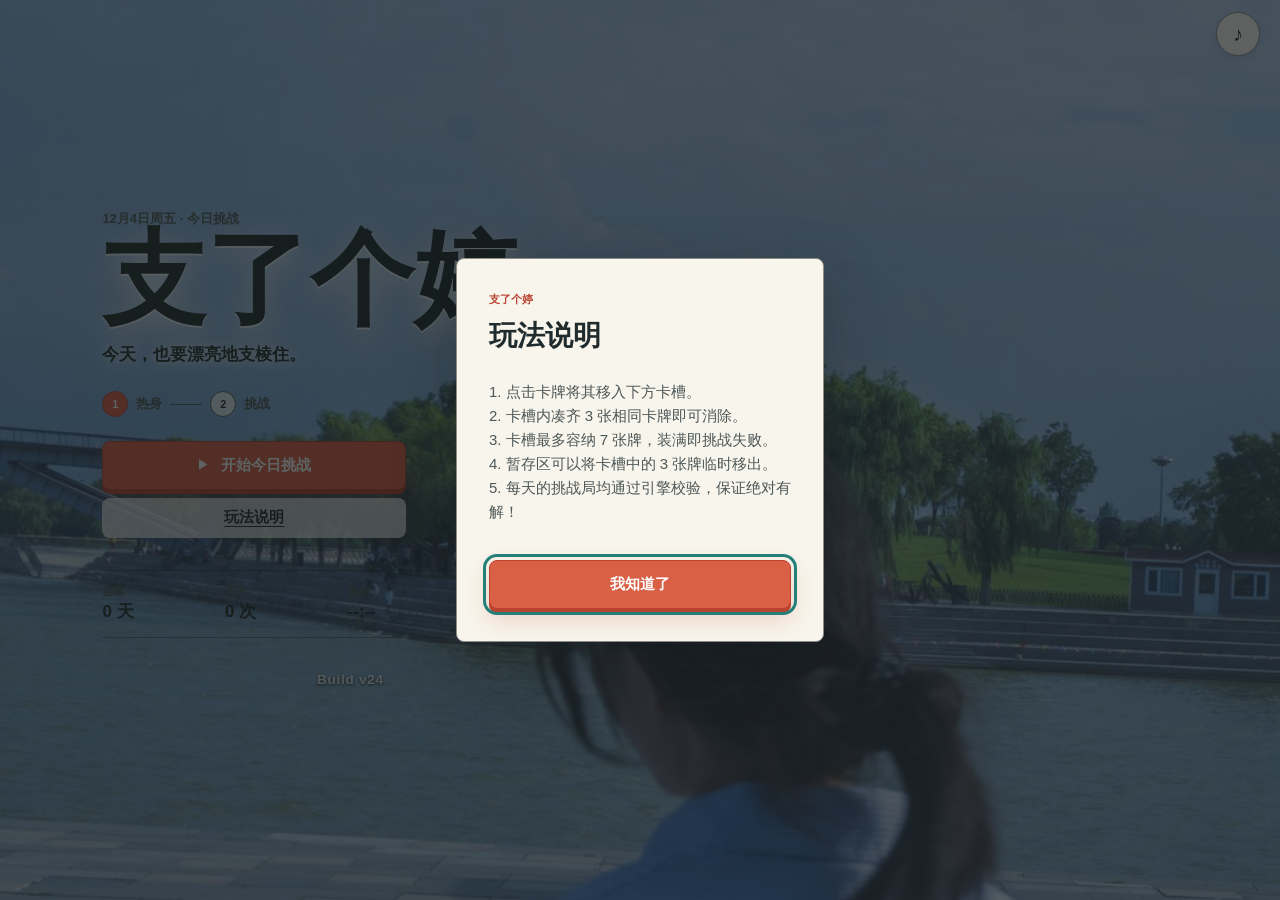
<file: index.html>
<!DOCTYPE html>
<html lang="zh-CN">
<head>
    <meta charset="UTF-8">
    <meta name="viewport" content="width=device-width, initial-scale=1, viewport-fit=cover">
    <meta name="theme-color" content="#d95f45">
    <meta name="description" content="给婷婷的每日三消挑战。">
    <meta name="apple-mobile-web-app-capable" content="yes">
    <meta name="apple-mobile-web-app-status-bar-style" content="black-translucent">
    <meta name="apple-mobile-web-app-title" content="支了个婷">
    <title>支了个婷</title>
    <link rel="preload" as="image" href="bg_small.jpg" fetchpriority="high">
    <link rel="icon" href="assets/icons/icon-192.png" type="image/png">
    <link rel="manifest" href="manifest.webmanifest">
    <link rel="stylesheet" href="style.css?v=23">
</head>
<body data-view="start">
    <div class="background" aria-hidden="true"></div>

    <button id="btn-sound" class="chrome-btn sound-btn" type="button" aria-label="关闭音乐和音效" title="关闭音乐和音效">
        <span aria-hidden="true">♪</span>
    </button>

    <main>
        <section class="start-screen" id="start-screen" aria-labelledby="start-title">
            <div class="start-content">
                <p class="start-note" id="today-label">今日挑战</p>
                <h1 id="start-title">支了个婷</h1>
                <p class="start-copy">今天，也要漂亮地支棱住。</p>

                <div class="challenge-route" aria-label="今日挑战共两关">
                    <span class="route-step is-active"><b>1</b> 热身</span>
                    <span class="route-line" aria-hidden="true"></span>
                    <span class="route-step"><b>2</b> 挑战</span>
                </div>

                <div class="start-actions">
                    <button id="btn-start-game" class="primary-btn" type="button">
                        <span class="button-icon" aria-hidden="true">▶</span>
                        <span id="start-button-label">开始今日挑战</span>
                    </button>
                    <button id="btn-help" class="text-btn" type="button">玩法说明</button>
                    <button id="btn-new-game" class="text-btn" type="button" hidden>重新开始今日牌局</button>
                    <button id="btn-install" class="text-btn" type="button" hidden>安装到手机</button>
                    <button id="btn-update" class="text-btn" type="button" hidden>发现新版本，点击更新</button>
                </div>

                <dl class="start-stats" aria-label="挑战记录">
                    <div><dt>连续</dt><dd id="stat-streak">0 天</dd></div>
                    <div><dt>通关</dt><dd id="stat-wins">0 次</dd></div>
                    <div><dt>最佳</dt><dd id="stat-best">--:--</dd></div>
                </dl>
                <p id="app-version" style="text-align: center; color: rgba(255, 255, 255, 0.8); text-shadow: 0 1px 3px rgba(0,0,0,0.8); font-size: 0.85rem; font-weight: bold; margin-top: 2rem; letter-spacing: 0.05em;">Build v24</p>
            </div>
        </section>

        <section class="game-container" id="game-container" aria-labelledby="stage-name" hidden>
            <header class="game-header">
                <button id="btn-home-game" class="icon-btn" type="button" aria-label="返回封面" title="返回封面">
                    <span aria-hidden="true">‹</span>
                </button>
                <div class="stage-heading">
                    <p id="stage-kicker">第 1 关 · 今日挑战</p>
                    <h1 id="stage-name">热身局</h1>
                </div>
                <div class="scoreboard">
                    <span id="score">0 分</span>
                    <time id="timer" datetime="PT0S">00:00</time>
                </div>
            </header>

            <div class="stage-progress" aria-hidden="true">
                <span id="stage-progress-bar"></span>
            </div>

            <div class="game-area" id="game-area" tabindex="-1" aria-label="牌堆">
                <div class="board-meta">
                    <span id="remaining-count">18 张</span>
                    <span id="combo-badge" class="combo-badge" hidden>连击 ×2</span>
                </div>
                <p class="game-status" id="game-status" aria-live="polite"></p>
            </div>

            <section class="tray-panel" aria-label="卡槽">
                <div class="tray-head">
                    <span>卡槽</span>
                    <span id="slot-state">0 / 7</span>
                </div>
                <div class="slot-area tray" id="slot-area">
                    <div class="slot-flash" id="slot-flash"></div>
                    <div class="combo-text" id="combo-text"></div>
                </div>
            </section>

            <section class="stash-panel" id="stash-panel" aria-label="暂存区" hidden>
                <span>暂存</span>
                <div class="stash-area tray" id="stash-area"></div>
            </section>

            <nav class="toolbar" aria-label="游戏道具">
                <button id="btn-undo" class="tool-btn" type="button">
                    <span class="tool-icon" aria-hidden="true">↶</span>
                    <span class="tool-label">撤回</span>
                    <small>1</small>
                </button>
                <button id="btn-stash" class="tool-btn" type="button">
                    <span class="tool-icon" aria-hidden="true">⇧</span>
                    <span class="tool-label">移出</span>
                    <small>1</small>
                </button>
                <button id="btn-shuffle" class="tool-btn" type="button">
                    <span class="tool-icon" aria-hidden="true">⤨</span>
                    <span class="tool-label">洗牌</span>
                    <small>1</small>
                </button>
            </nav>
        </section>
    </main>

    <dialog class="modal" id="modal" aria-labelledby="modal-title" aria-describedby="modal-msg">
        <div class="modal-content">
            <p class="modal-kicker" id="modal-kicker">今日挑战</p>
            <h2 id="modal-title">游戏结束</h2>
            <p id="modal-msg" style="white-space: pre-wrap; line-height: 1.6; text-align: left; margin: 1rem 0;">卡槽已满，再试一次。</p>
            <div class="result-stats" id="result-stats" hidden></div>
            <div class="modal-actions">
                <button id="modal-primary" class="primary-btn" type="button">再来一次</button>
                <button id="modal-secondary" class="secondary-btn" type="button">返回封面</button>
            </div>
        </div>
    </dialog>

    <div class="celebration" id="celebration" aria-hidden="true"></div>
    <noscript>需要启用 JavaScript 才能开始挑战。</noscript>
    <script src="challenge-engine.js?v=1"></script>
    <script src="audio-engine.js?v=2"></script>
    <script src="script.js?v=23"></script></script>
</body>
</html>
</file>
<file: style.css>
@import url("tokens.css");

*,
*::before,
*::after {
    box-sizing: border-box;
}

html,
body {
    width: 100%;
    min-height: 100%;
    overflow-x: clip;
}

html {
    background: var(--color-paper);
}

body {
    margin: 0;
    color: var(--color-ink);
    background: var(--color-paper);
    font-family: var(--font-body);
    font-size: var(--text-base);
    line-height: 1.5;
    font-variant-numeric: tabular-nums;
    overscroll-behavior: none;
}

button,
time {
    font: inherit;
}

button {
    color: inherit;
    -webkit-tap-highlight-color: var(--color-transparent);
}

button,
.card {
    touch-action: manipulation;
}

[hidden] {
    display: none !important;
}

.background {
    position: fixed;
    inset: 0;
    z-index: 0;
    background-color: #b8d6e9;
    background-image: url("bg_small.jpg");
    background-position: 55% center;
    background-size: cover;
}

.background::after {
    position: absolute;
    inset: 0;
    content: "";
    background: var(--color-photo-wash);
}



/* body[data-view="game"] .background opacity removed so background stays visible */

main {
    position: relative;
    z-index: 1;
}

.chrome-btn,
.icon-btn {
    display: grid;
    width: 2.75rem;
    height: 2.75rem;
    padding: 0;
    place-items: center;
    color: var(--color-ink);
    background: var(--color-paper-raised);
    border: 1px solid var(--color-rule-strong);
    border-radius: 50%;
    box-shadow: 0 3px 12px var(--color-shadow-soft);
    cursor: pointer;
}

.sound-btn {
    position: fixed;
    z-index: 20;
    top: calc(var(--space-sm) + env(safe-area-inset-top, 0px));
    right: var(--safe-inline-end);
    font-size: 1.25rem;
    font-weight: 800;
}

body[data-sound="off"] .sound-btn span {
    text-decoration: line-through;
}

.start-screen {
    display: grid;
    min-height: 100svh;
    align-items: start;
    padding: max(4.5rem, 10svh) calc(var(--space-xl) + env(safe-area-inset-right, 0px)) calc(var(--space-xl) + env(safe-area-inset-bottom, 0px)) calc(var(--space-xl) + env(safe-area-inset-left, 0px));
}

.start-content {
    width: min(100%, 31rem);
    animation: start-enter var(--dur-long) var(--ease-out) both;
}

.start-note {
    margin: 0;
    color: var(--color-ink-soft);
    font-size: var(--text-sm);
    font-weight: 700;
}

.start-content h1 {
    max-width: 100%;
    margin: var(--space-3xs) 0 0;
    color: var(--color-ink);
    font-family: var(--font-display);
    font-size: var(--text-display);
    font-weight: 900;
    letter-spacing: 0;
    line-height: 0.95;
    overflow-wrap: anywhere;
    text-shadow: 0 2px 0 rgb(255 255 255 / 0.65), 0 8px 28px rgb(255 255 255 / 0.72);
}

.start-copy {
    margin: var(--space-sm) 0 var(--space-lg);
    color: var(--color-ink);
    font-size: var(--text-md);
    font-weight: 700;
    text-shadow: 0 1px 12px rgb(255 255 255 / 0.92);
}

.challenge-route {
    display: flex;
    width: min(100%, 22rem);
    align-items: center;
    gap: var(--space-xs);
    margin-block: var(--space-sm) var(--space-lg);
}

.route-step {
    display: inline-flex;
    align-items: center;
    gap: var(--space-xs);
    color: var(--color-ink-soft);
    font-size: var(--text-sm);
    font-weight: 800;
}

.route-step b {
    display: grid;
    width: 1.625rem;
    height: 1.625rem;
    place-items: center;
    color: var(--color-ink);
    background: rgb(255 255 255 / 0.76);
    border: 1px solid var(--color-ink-soft);
    border-radius: 50%;
    font-size: var(--text-xs);
}

.route-step.is-active b {
    color: var(--color-white);
    background: var(--color-accent);
    border-color: var(--color-accent-deep);
}

.route-line {
    width: 2rem;
    height: 1px;
    background: var(--color-ink-soft);
}

.start-actions {
    display: grid;
    width: min(100%, 19rem);
    justify-items: stretch;
    gap: var(--space-xs);
}

.primary-btn,
.secondary-btn,
.text-btn {
    min-height: 3rem;
    border-radius: var(--radius-control);
    cursor: pointer;
    font-weight: 800;
    letter-spacing: 0;
    transition: transform var(--dur-micro) var(--ease-out), background-color var(--dur-short) var(--ease-out), opacity var(--dur-short) var(--ease-out);
}

.primary-btn {
    display: inline-flex;
    align-items: center;
    justify-content: center;
    gap: var(--space-sm);
    padding: var(--space-sm) var(--space-lg);
    color: var(--color-white);
    background: var(--color-accent);
    border: 1px solid var(--color-accent-deep);
    box-shadow: 0 4px 0 var(--color-accent-deep), 0 10px 24px rgb(185 67 49 / 0.22);
}

.secondary-btn {
    padding: var(--space-sm) var(--space-lg);
    color: var(--color-ink);
    background: var(--color-paper-raised);
    border: 1px solid var(--color-rule-strong);
}

.text-btn {
    min-height: 2.5rem;
    padding: var(--space-xs) var(--space-sm);
    color: var(--color-ink);
    background: rgb(255 255 255 / 0.7);
    border: 0;
    text-decoration: underline;
    text-decoration-thickness: 1px;
    text-underline-offset: 0.25rem;
}

.button-icon {
    font-size: 0.75rem;
}

.primary-btn:active,
.secondary-btn:active,
.text-btn:active,
.chrome-btn:active,
.icon-btn:active,
.tool-btn:active {
    transform: translateY(2px);
}

button:focus-visible,
.card:focus-visible {
    outline: 3px solid var(--color-teal);
    outline-offset: 3px;
}

button:disabled {
    cursor: not-allowed;
    opacity: 0.42;
    transform: none;
}

.start-stats {
    display: grid;
    width: min(100%, 22rem);
    grid-template-columns: repeat(3, 1fr);
    gap: var(--space-md);
    margin: var(--space-xl) 0 0;
    padding: var(--space-sm) 0;
    border-block: 1px solid rgb(32 43 45 / 0.42);
}

.start-stats div {
    min-width: 0;
}

.start-stats dt {
    color: var(--color-ink-soft);
    font-size: var(--text-xs);
    font-weight: 700;
}

.start-stats dd {
    margin: 0;
    color: var(--color-ink);
    font-size: var(--text-md);
    font-weight: 900;
    overflow-wrap: anywhere;
}

.game-container {
    --card-width: clamp(2.15rem, 10.7vw, 4rem);
    position: relative;
    display: flex;
    width: min(100%, 48rem);
    height: 100dvh;
    min-height: 31rem;
    margin-inline: auto;
    flex-direction: column;
    overflow: hidden;
    background: var(--color-paper);
    border-inline: 1px solid var(--color-rule);
}

.game-header {
    display: grid;
    grid-template-columns: 2.75rem minmax(0, 1fr) auto;
    align-items: center;
    gap: var(--space-sm);
    padding: max(var(--space-xs), env(safe-area-inset-top, 0px)) var(--safe-inline-end) var(--space-xs) var(--safe-inline-start);
    background: var(--color-paper);
}

.game-header .icon-btn {
    width: 2.375rem;
    height: 2.375rem;
    font-family: serif;
    font-size: 2rem;
    line-height: 1;
}

.stage-heading {
    min-width: 0;
}

.stage-heading p {
    margin: 0;
    color: var(--color-muted);
    font-size: var(--text-xs);
    font-weight: 700;
}

.stage-heading h1 {
    margin: 0;
    font-family: var(--font-display);
    font-size: var(--text-lg);
    font-weight: 900;
    letter-spacing: 0;
    line-height: 1.1;
    overflow-wrap: anywhere;
}

.scoreboard {
    display: grid;
    min-width: 4.5rem;
    justify-items: end;
    margin-inline-end: 3rem;
    font-family: var(--font-label);
    line-height: 1.25;
}

.scoreboard span {
    color: var(--color-accent-deep);
    font-size: var(--text-xs);
    font-weight: 900;
}

.scoreboard time {
    color: var(--color-ink);
    font-size: var(--text-sm);
    font-weight: 800;
}

.stage-progress {
    height: 0.25rem;
    flex: 0 0 auto;
    background: var(--color-paper-2);
}

.stage-progress span {
    display: block;
    width: 0;
    height: 100%;
    background: var(--color-teal);
    transition: width var(--dur-long) var(--ease-out);
}

.game-area {
    position: relative;
    min-height: 15rem;
    flex: 1 1 auto;
    overflow: hidden;
    background: var(--color-board);
    border-block: 1px solid #b7c3af;
    box-shadow: inset 0 12px 28px rgb(58 84 61 / 0.08);
    outline: none;
}

.board-meta {
    position: absolute;
    inset: var(--space-sm) var(--safe-inline-end) auto var(--safe-inline-start);
    z-index: 100;
    display: flex;
    align-items: center;
    justify-content: space-between;
    color: var(--color-ink-soft);
    font-family: var(--font-label);
    font-size: var(--text-xs);
    font-weight: 800;
    pointer-events: none;
}

.combo-badge {
    color: var(--color-white);
    background: var(--color-accent);
    padding: var(--space-3xs) var(--space-xs);
    border-radius: 0.25rem;
    animation: combo-pop var(--dur-short) var(--ease-out) both;
}

.game-status {
    position: absolute;
    z-index: 150;
    inset: auto 50% var(--space-sm) auto;
    width: max-content;
    max-width: calc(100% - var(--safe-inline-start) - var(--safe-inline-end));
    margin: 0;
    padding: var(--space-xs) var(--space-sm);
    color: var(--color-white);
    background: rgb(32 43 45 / 0.88);
    border-radius: 0.25rem;
    font-size: var(--text-xs);
    font-weight: 700;
    opacity: 0;
    pointer-events: none;
    transform: translate(50%, 0.5rem);
    transition: opacity var(--dur-short) var(--ease-out), transform var(--dur-short) var(--ease-out);
}

.game-status.is-visible {
    opacity: 1;
    transform: translate(50%, 0);
}

.card {
    --card-lift: 0rem;
    --card-rotation: 0deg;
    position: absolute;
    display: grid;
    width: var(--card-width);
    aspect-ratio: 0.88;
    place-items: center;
    padding: 0;
    color: var(--color-ink);
    background: var(--color-paper-raised);
    border: 1px solid #7e867f;
    border-radius: var(--radius-card);
    box-shadow: var(--shadow-card);
    cursor: pointer;
    transform: translateY(var(--card-lift)) rotate(var(--card-rotation));
    transition: transform var(--dur-micro) var(--ease-out), opacity var(--dur-short) var(--ease-out), filter var(--dur-short) var(--ease-out);
}

.card-face {
    display: block;
    width: 88%;
    height: 88%;
    object-fit: contain;
    pointer-events: none;
}

.card::after {
    position: absolute;
    inset: auto 0.375rem 0.25rem;
    height: 0.125rem;
    content: "";
    background: var(--motif-color, var(--color-accent));
}

.card[data-tone="0"],
.card[data-tone="3"],
.card[data-tone="6"],
.card[data-tone="9"] { --motif-color: var(--color-accent); }

.card[data-tone="1"],
.card[data-tone="4"],
.card[data-tone="7"] { --motif-color: var(--color-teal); }

.card[data-tone="2"],
.card[data-tone="5"],
.card[data-tone="8"] { --motif-color: var(--color-yellow); }

.card.blocked {
    cursor: not-allowed;
    filter: grayscale(0.78) brightness(0.78);
    opacity: 1;
    box-shadow: 0 2px 0 rgb(32 43 45 / 0.12);
}

.card:not(.blocked):active {
    --card-lift: 0rem !important;
    transform: scale(0.95) rotate(var(--card-rotation)) !important;
    box-shadow: var(--shadow-card-hover) !important;
}

.card[data-location="slot"],
.card[data-location="stash"] {
    position: relative;
    flex: 0 0 auto;
    opacity: 1;
    filter: none;
    box-shadow: none;
    transform: none;
}

.card[data-location="slot"] {
    cursor: default;
}

.card.removing {
    opacity: 0;
    transform: scale(1.3) translateY(-1rem);
    filter: brightness(1.5);
    transition: transform 0.2s cubic-bezier(0.175, 0.885, 0.32, 1.275), opacity 0.2s ease-out, filter 0.2s ease-out !important;
}

.tray-panel {
    flex: 0 0 auto;
    padding: var(--space-xs) var(--safe-inline-end) var(--space-sm) var(--safe-inline-start);
    background: var(--color-paper);
}

.tray-head {
    display: flex;
    justify-content: space-between;
    margin-block-end: var(--space-2xs);
    color: var(--color-muted);
    font-size: var(--text-xs);
    font-weight: 800;
}

.tray {
    display: flex;
    min-width: 0;
    align-items: center;
    gap: clamp(0.125rem, 0.8vw, 0.375rem);
    position: relative;
}

.slot-area {
    justify-content: space-between;
}

.slot-placeholder {
    width: var(--card-width);
    aspect-ratio: 0.88;
    flex: 0 0 auto;
    background: var(--color-paper-2);
    border: 1px dashed var(--color-rule-strong);
    border-radius: var(--radius-card);
}

.slot-placeholder.is-danger {
    background: #f4dada;
    border-color: var(--color-error);
}

.stash-panel {
    position: absolute;
    z-index: 180;
    left: var(--safe-inline-start);
    bottom: calc(8.4rem + env(safe-area-inset-bottom));
    display: flex;
    align-items: center;
    gap: var(--space-xs);
    padding: var(--space-xs);
    color: var(--color-ink-soft);
    background: var(--color-paper-raised);
    border: 1px solid var(--color-rule-strong);
    border-radius: var(--radius-control);
    box-shadow: 0 8px 24px var(--color-shadow);
    font-size: var(--text-xs);
    font-weight: 800;
}

.stash-panel .card,
.stash-panel .slot-placeholder {
    width: calc(var(--card-width) * 0.76);
}

.toolbar {
    display: grid;
    min-height: 4.25rem;
    grid-template-columns: repeat(3, 1fr);
    gap: var(--space-xs);
    align-items: center;
    padding: var(--space-xs) var(--safe-inline-end) var(--space-md) var(--safe-inline-start);
    background: var(--color-paper-2);
    border-top: 1px solid var(--color-rule);
}

.tool-btn {
    display: grid;
    align-items: center;
    border: 1px solid var(--color-rule);
    border-radius: var(--radius-control);
    background: var(--color-paper-raised);
    box-shadow: 0 2px 0 rgb(32 43 45 / 0.08);
}
.tool-btn:active {
    background: var(--color-paper-2);
}

.tool-icon {
    display: grid;
    width: 2.125rem;
    height: 2.125rem;
    grid-row: 1 / 3;
    place-items: center;
    background: var(--color-paper-raised);
    border: 1px solid var(--color-rule-strong);
    border-radius: 50%;
    font-family: serif;
    font-size: 1.25rem;
    font-weight: 900;
}

.tool-label {
    align-self: end;
    font-size: var(--text-xs);
    font-weight: 900;
    line-height: 1.1;
    text-align: start;
}

.tool-btn small {
    align-self: start;
    color: var(--color-muted);
    font-family: var(--font-label);
    font-size: 0.625rem;
    line-height: 1.2;
    text-align: start;
}

.modal {
    position: fixed;
    inset: 0;
    z-index: 400;
    width: min(calc(100% - var(--safe-inline-start) - var(--safe-inline-end)), 23rem);
    height: fit-content;
    max-height: min(86dvh, 34rem);
    margin: auto;
    padding: 0;
    color: var(--color-ink);
    background: var(--color-paper);
    border: 1px solid var(--color-rule-strong);
    border-radius: var(--radius-dialog);
    box-shadow: var(--shadow-dialog);
}

.modal::backdrop {
    background: var(--color-overlay);
}

.modal[open] {
    animation: dialog-enter var(--dur-short) var(--ease-out) both;
}

.modal-content {
    display: grid;
    gap: var(--space-sm);
    padding: var(--space-xl);
}

.modal-kicker {
    margin: 0;
    color: var(--color-accent-deep);
    font-size: var(--text-xs);
    font-weight: 900;
}

.modal-content h2 {
    margin: 0;
    font-family: var(--font-display);
    font-size: var(--text-xl);
    font-weight: 900;
    letter-spacing: 0;
    line-height: 1.15;
}

.modal-content > p:not(.modal-kicker) {
    margin: 0;
    color: var(--color-ink-soft);
}

.result-stats {
    display: grid;
    grid-template-columns: repeat(2, minmax(0, 1fr));
    gap: var(--space-xs);
    padding-block: var(--space-sm);
    border-block: 1px solid var(--color-rule);
}

.result-stats span {
    display: grid;
    color: var(--color-muted);
    font-size: var(--text-xs);
}

.result-stats strong {
    color: var(--color-ink);
    font-family: var(--font-label);
    font-size: var(--text-md);
}

.modal-actions {
    display: grid;
    gap: var(--space-sm);
    margin-block-start: var(--space-xs);
}

.celebration {
    position: fixed;
    inset: 0;
    z-index: 500;
    overflow: hidden;
    pointer-events: none;
}

.confetti {
    position: absolute;
    top: -1rem;
    width: 0.5rem;
    height: 0.875rem;
    background: var(--confetti-color);
    animation: confetti-fall 1.8s var(--ease-in-out) forwards;
}

noscript {
    position: fixed;
    inset: auto 0 0;
    z-index: 600;
    padding: var(--space-md);
    color: var(--color-white);
    background: var(--color-error);
    text-align: center;
}

@keyframes start-enter {
    from { opacity: 0; transform: translateY(0.75rem); }
    to { opacity: 1; transform: none; }
}

@keyframes dialog-enter {
    from { opacity: 0; transform: translateY(0.75rem) scale(0.98); }
    to { opacity: 1; transform: none; }
}

@keyframes combo-pop {
    from { opacity: 0; transform: scale(0.72); }
    to { opacity: 1; transform: none; }
}

@keyframes confetti-fall {
    to { transform: translate3d(var(--confetti-drift), 110vh, 0) rotate(540deg); }
}

@media (hover: hover) and (pointer: fine) {
    .primary-btn:hover { background: var(--color-accent-deep); transform: translateY(-1px); }
    .secondary-btn:hover, .chrome-btn:hover, .icon-btn:hover { background: var(--color-paper-2); }
    .tool-btn:not(:disabled):hover .tool-icon { color: var(--color-white); background: var(--color-teal); border-color: var(--color-teal); }
    .card:not(.blocked):not([data-location="slot"]):hover { --card-lift: -0.125rem; }
}

@media (min-width: 48rem) and (min-height: 34rem) {
    .start-screen {
        align-items: center;
        padding-inline-start: max(8vw, env(safe-area-inset-left));
    }

    .start-content {
        margin-block-start: -5vh;
    }

    .game-container {
        --card-width: 4rem;
    }
}

@media (max-width: 22rem) {
    .game-container { --card-width: clamp(2rem, 10.4vw, 2.3rem); }
    .game-header { grid-template-columns: 2.375rem minmax(0, 1fr) auto; padding-inline: var(--safe-inline-start) var(--safe-inline-end); }
    .scoreboard { margin-inline-end: 3rem; min-width: 3.75rem; }
    .stage-heading h1 { font-size: var(--text-md); }
    .toolbar { padding-inline: var(--safe-inline-start) var(--safe-inline-end); }
    .tool-btn { grid-template-columns: 1.875rem auto; column-gap: var(--space-2xs); }
    .tool-icon { width: 1.875rem; height: 1.875rem; }
}

@media (max-height: 38rem) and (max-width: 40rem) {
    .game-container { --card-width: clamp(1.95rem, 9.8vw, 2.5rem); min-height: 0; }
    .game-header { padding-block: max(var(--space-2xs), env(safe-area-inset-top)) var(--space-2xs); }
    .game-header .icon-btn { width: 2rem; height: 2rem; }
    .stage-heading p { display: none; }
    .stage-heading h1 { font-size: var(--text-base); }
    .scoreboard { line-height: 1.05; }
    .game-area { min-height: 11.5rem; }
    .tray-panel { padding-block: var(--space-2xs); }
    .tray-head { margin-block-end: 0; }
    .toolbar { min-height: 3.5rem; padding-block: 0 max(var(--space-2xs), env(safe-area-inset-bottom)); }
    .tool-btn { min-height: 3rem; }
    .tool-icon { width: 1.875rem; height: 1.875rem; font-size: 1rem; }
    .stash-panel { bottom: calc(6.8rem + env(safe-area-inset-bottom)); }
}

@media (orientation: landscape) and (max-height: 34rem) and (min-width: 40rem) {
    .sound-btn {
        top: calc(var(--space-xs) + env(safe-area-inset-top, 0px));
        right: var(--safe-inline-end);
    }

    .game-container {
        --card-width: clamp(2.25rem, 6.8vh, 3.25rem);
        display: grid;
        width: 100%;
        max-width: none;
        min-height: 0;
        grid-template-columns: clamp(6.5rem, 16vw, 8.5rem) minmax(0, 1fr) clamp(15rem, 30vw, 19rem);
        grid-template-rows: minmax(3rem, auto) 1fr auto;
        border: 0;
    }

    .game-header {
        display: flex;
        grid-column: 1;
        grid-row: 1 / 4;
        align-items: flex-start;
        flex-direction: column;
        padding: calc(var(--mobile-safe-gutter) + env(safe-area-inset-top, 0px)) var(--mobile-safe-gutter) calc(var(--mobile-safe-gutter) + env(safe-area-inset-bottom, 0px)) var(--safe-inline-start);
        border-inline-end: 1px solid var(--color-rule);
    }

    .stage-heading { margin-block-start: var(--space-lg); }
    .stage-heading h1 { font-size: var(--text-lg); }
    .scoreboard { justify-items: start; margin: auto 0 0; }
    .scoreboard span { font-size: var(--text-sm); }
    .scoreboard time { font-size: var(--text-md); }
    .stage-progress { display: none; }
    .game-area { grid-column: 2; grid-row: 1 / 4; min-height: 0; border-block: 0; border-inline-end: 1px solid #b7c3af; }
    .game-area .board-meta { inset-inline: var(--mobile-safe-gutter); }
    .game-area .game-status { max-width: calc(100% - (2 * var(--mobile-safe-gutter))); }
    .tray-panel {
        --card-width: 1.625rem;
        grid-column: 3;
        grid-row: 2;
        align-self: end;
        padding: var(--space-md) var(--safe-inline-end) var(--space-md) var(--mobile-safe-gutter);
    }
    .tray-panel .tray { gap: var(--space-3xs); }
    .toolbar {
        grid-column: 3;
        grid-row: 3;
        padding-inline: var(--mobile-safe-gutter) var(--safe-inline-end);
    }
    .toolbar .tool-btn {
        grid-template-columns: 1.75rem auto;
        column-gap: var(--space-2xs);
        padding-inline: 0;
    }
    .toolbar .tool-icon { width: 1.75rem; height: 1.75rem; font-size: 1rem; }
    .toolbar .tool-label { white-space: nowrap; }
    .stash-panel {
        position: static;
        grid-column: 3;
        grid-row: 1;
        align-self: center;
        justify-self: start;
        margin: var(--space-xs) var(--safe-inline-end) var(--space-xs) var(--mobile-safe-gutter);
    }
}

@media (prefers-reduced-motion: reduce) {
    *,
    *::before,
    *::after {
        scroll-behavior: auto !important;
        animation-duration: 0.01ms !important;
        animation-iteration-count: 1 !important;
        transition-duration: 0.01ms !important;
    }
}

@keyframes screen-shake {
    0% { transform: translate(0, 0); }
    20% { transform: translate(-3px, 4px) rotate(-1deg); }
    40% { transform: translate(4px, -3px) rotate(1deg); }
    60% { transform: translate(-4px, -3px) rotate(-1deg); }
    80% { transform: translate(3px, 4px) rotate(1deg); }
    100% { transform: translate(0, 0); }
}

.shake {
    animation: screen-shake 0.3s cubic-bezier(0.36, 0.07, 0.19, 0.97) both;
}

.slot-flash {
    position: absolute;
    inset: 0;
    background: radial-gradient(circle at center, rgba(255,255,255,0.9) 0%, rgba(255,255,255,0) 80%);
    opacity: 0;
    pointer-events: none;
    z-index: 100;
}

@keyframes flash-anim {
    0% { opacity: 1; transform: scale(0.8); }
    100% { opacity: 0; transform: scale(1.5); }
}

.slot-flash.active {
    animation: flash-anim 0.4s ease-out;
}

.combo-text {
    position: absolute;
    left: 50%;
    top: 30%;
    transform: translate(-50%, -50%) scale(0.5);
    font-size: 2.5rem;
    font-weight: 900;
    font-style: italic;
    color: #fff;
    text-shadow: 0 4px 0 #d95f45, 0 6px 12px rgba(0,0,0,0.4);
    opacity: 0;
    pointer-events: none;
    z-index: 200;
    white-space: nowrap;
}

@keyframes combo-anim {
    0% { opacity: 0; transform: translate(-50%, -50%) scale(0.5); }
    20% { opacity: 1; transform: translate(-50%, -60%) scale(1.2); }
    100% { opacity: 0; transform: translate(-50%, -80%) scale(1); }
}

.combo-text.active {
    animation: combo-anim 0.8s cubic-bezier(0.175, 0.885, 0.32, 1.275) forwards;
}

/* -- JUICE FX -- */
@keyframes cardGlow {
    0% { box-shadow: 0 0 5px var(--color-yellow); transform: scale(1); }
    50% { box-shadow: 0 0 25px var(--color-yellow), 0 0 40px var(--color-white); transform: scale(1.15); z-index: 100; filter: brightness(1.2); }
    100% { box-shadow: 0 0 5px var(--color-yellow); transform: scale(0); opacity: 0; }
}
.card.removing {
    animation: cardGlow 0.35s ease-out forwards !important;
}

@keyframes trayDangerPulse {
    0% { box-shadow: inset 0 0 0 2px transparent, 0 -4px 20px rgba(229, 62, 62, 0); }
    50% { box-shadow: inset 0 0 0 2px var(--color-error), 0 -4px 30px rgba(229, 62, 62, 0.5); }
    100% { box-shadow: inset 0 0 0 2px transparent, 0 -4px 20px rgba(229, 62, 62, 0); }
}
.tray-panel.danger {
    animation: trayDangerPulse 0.8s infinite;
}
.tray-panel.danger .card[data-location="slot"] {
    animation: cardTremble 0.4s infinite;
}
@keyframes cardTremble {
    0%, 100% { transform: translateX(0) rotate(0); }
    25% { transform: translateX(-1px) rotate(-1deg); }
    75% { transform: translateX(1px) rotate(1deg); }
}

.dynamic-combo-text {
    position: fixed;
    pointer-events: none;
    font-size: 2rem;
    font-weight: 900;
    color: var(--color-yellow);
    text-shadow: 0 4px 10px rgba(0,0,0,0.4), 0 0 20px var(--color-accent);
    z-index: 9999;
    animation: comboFloat 0.8s cubic-bezier(0.175, 0.885, 0.32, 1.275) forwards;
}
@keyframes comboFloat {
    0% { transform: translate(-50%, -50%) scale(0.5); opacity: 0; }
    20% { transform: translate(-50%, -60%) scale(1.2); opacity: 1; }
    100% { transform: translate(-50%, -100%) scale(1); opacity: 0; }
}

#confetti-canvas {
    position: fixed;
    inset: 0;
    width: 100%;
    height: 100%;
    pointer-events: none;
    z-index: 9999;
}
</file>
